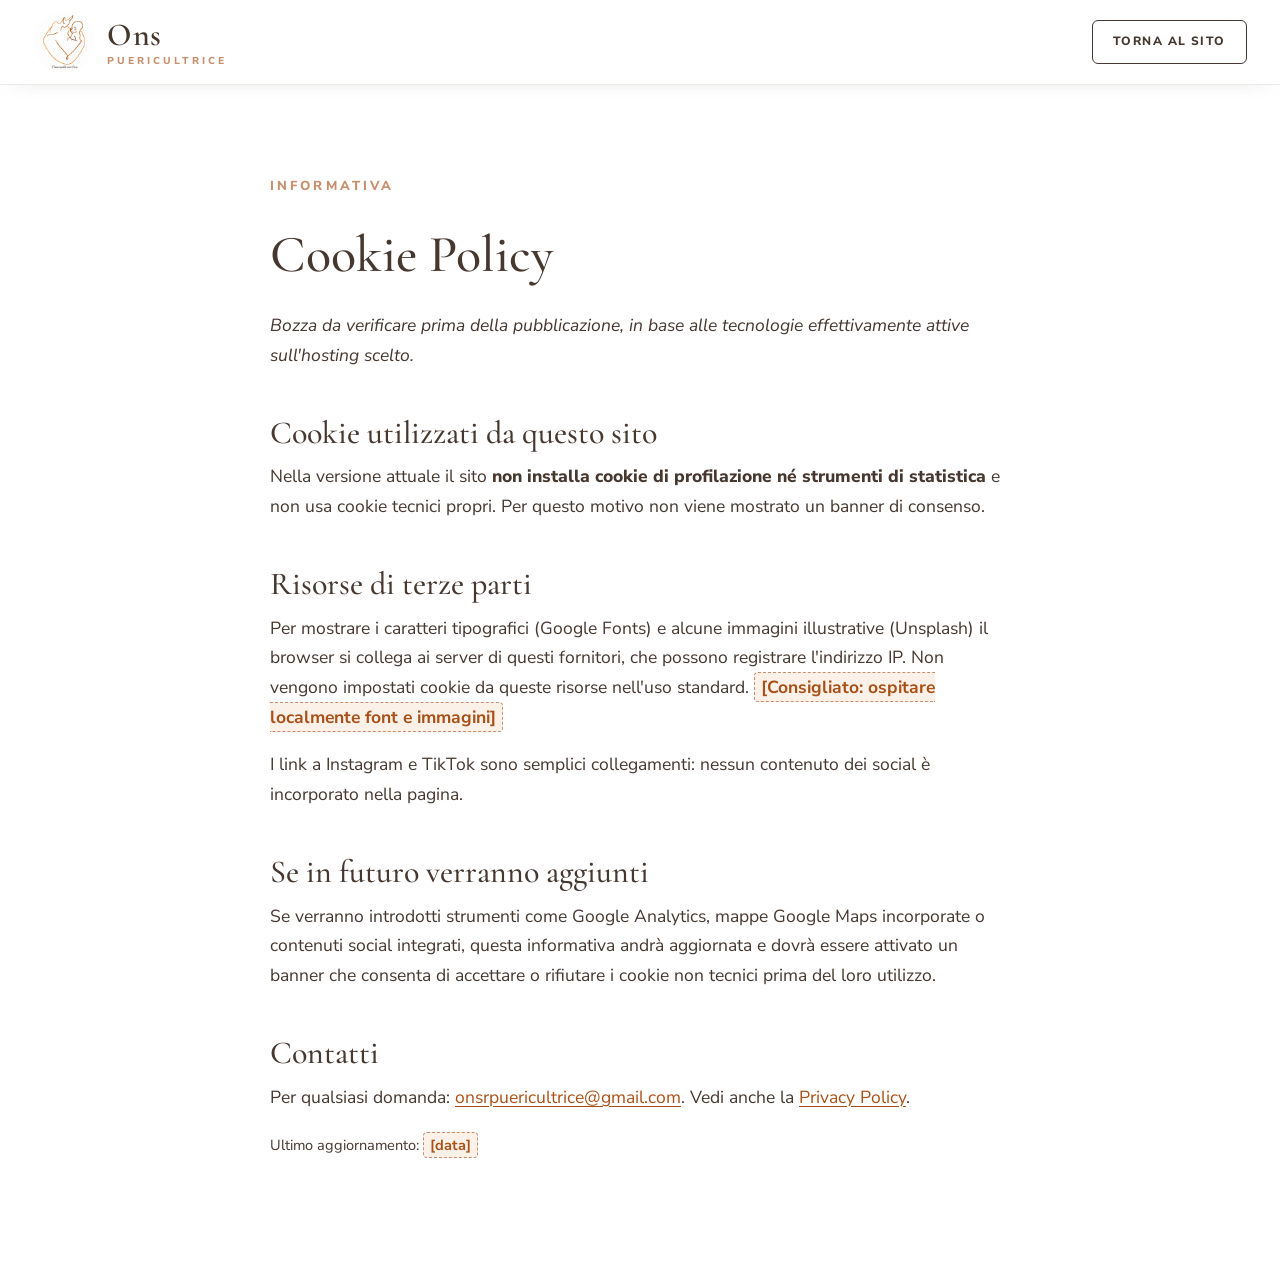
<file: cookie.html>
<!doctype html>
<html lang="it">
<head>
  <meta charset="utf-8">
  <meta name="viewport" content="width=device-width, initial-scale=1">
  <title>Cookie Policy | Ons Puericultrice</title>
  <meta name="robots" content="noindex, follow">
  <link rel="icon" type="image/png" href="assets/img/logo-ons.png">
  <link rel="preconnect" href="https://fonts.googleapis.com">
  <link rel="preconnect" href="https://fonts.gstatic.com" crossorigin>
  <link href="https://fonts.googleapis.com/css2?family=Cormorant+Garamond:wght@500;600&family=Nunito+Sans:opsz,wght@6..12,400;6..12,700&display=swap" rel="stylesheet">
  <link rel="stylesheet" href="assets/css/style.css">
</head>
<body>
  <header class="site-header legal-header is-scrolled">
    <div class="container header-inner">
      <a class="brand" href="index.html" aria-label="Torna alla home di Puericultrice Ons">
        <span class="brand-logo"><img src="assets/img/logo-ons.png" width="800" height="800" alt=""></span>
        <span class="brand-text" aria-hidden="true"><span class="brand-name">Ons</span><span class="brand-role">Puericultrice</span></span>
      </a>
      <a class="btn btn-secondary btn-sm" href="index.html">Torna al sito</a>
    </div>
  </header>

  <main class="legal" id="main">
    <div class="container">
      <p class="eyebrow">Informativa</p>
      <h1>Cookie Policy</h1>
      <p><em>Bozza da verificare prima della pubblicazione, in base alle tecnologie effettivamente attive sull'hosting scelto.</em></p>

      <h2>Cookie utilizzati da questo sito</h2>
      <p>Nella versione attuale il sito <strong>non installa cookie di profilazione né strumenti di statistica</strong> e non usa cookie tecnici propri. Per questo motivo non viene mostrato un banner di consenso.</p>

      <h2>Risorse di terze parti</h2>
      <p>Per mostrare i caratteri tipografici (Google Fonts) e alcune immagini illustrative (Unsplash) il browser si collega ai server di questi fornitori, che possono registrare l'indirizzo IP. Non vengono impostati cookie da queste risorse nell'uso standard. <span class="todo">[Consigliato: ospitare localmente font e immagini]</span></p>
      <p>I link a Instagram e TikTok sono semplici collegamenti: nessun contenuto dei social è incorporato nella pagina.</p>

      <h2>Se in futuro verranno aggiunti</h2>
      <p>Se verranno introdotti strumenti come Google Analytics, mappe Google Maps incorporate o contenuti social integrati, questa informativa andrà aggiornata e dovrà essere attivato un banner che consenta di accettare o rifiutare i cookie non tecnici prima del loro utilizzo.</p>

      <h2>Contatti</h2>
      <p>Per qualsiasi domanda: <a href="mailto:onsrpuericultrice@gmail.com">onsrpuericultrice@gmail.com</a>. Vedi anche la <a href="privacy.html">Privacy Policy</a>.</p>

      <p><small>Ultimo aggiornamento: <span class="todo">[data]</span></small></p>
    </div>
  </main>
</body>
</html>
</file>
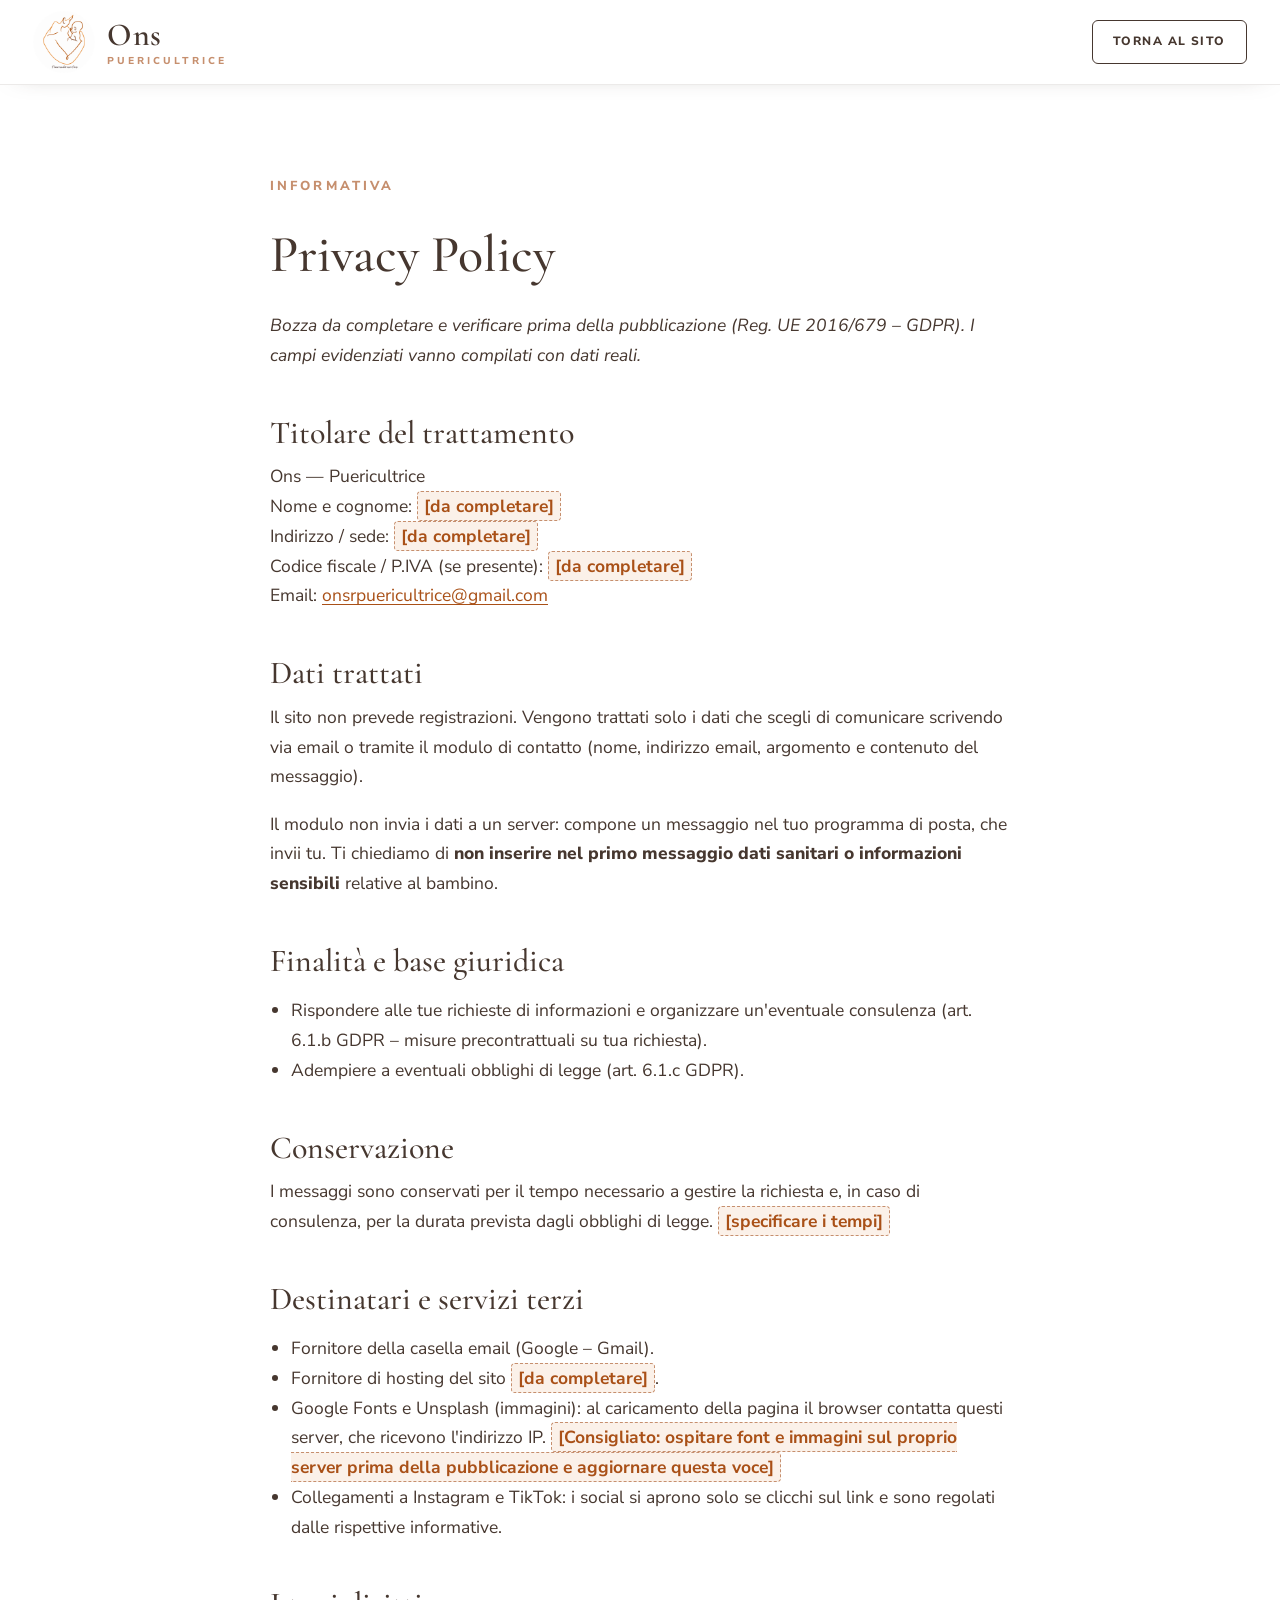
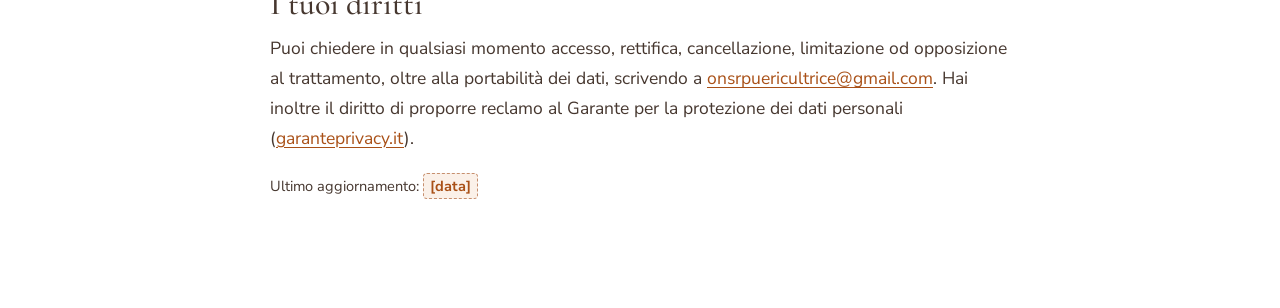
<file: privacy.html>
<!doctype html>
<html lang="it">
<head>
  <meta charset="utf-8">
  <meta name="viewport" content="width=device-width, initial-scale=1">
  <title>Privacy Policy | Ons Puericultrice</title>
  <meta name="robots" content="noindex, follow">
  <link rel="icon" type="image/png" href="assets/img/logo-ons.png">
  <link rel="preconnect" href="https://fonts.googleapis.com">
  <link rel="preconnect" href="https://fonts.gstatic.com" crossorigin>
  <link href="https://fonts.googleapis.com/css2?family=Cormorant+Garamond:wght@500;600&family=Nunito+Sans:opsz,wght@6..12,400;6..12,700&display=swap" rel="stylesheet">
  <link rel="stylesheet" href="assets/css/style.css">
</head>
<body>
  <header class="site-header legal-header is-scrolled">
    <div class="container header-inner">
      <a class="brand" href="index.html" aria-label="Torna alla home di Puericultrice Ons">
        <span class="brand-logo"><img src="assets/img/logo-ons.png" width="800" height="800" alt=""></span>
        <span class="brand-text" aria-hidden="true"><span class="brand-name">Ons</span><span class="brand-role">Puericultrice</span></span>
      </a>
      <a class="btn btn-secondary btn-sm" href="index.html">Torna al sito</a>
    </div>
  </header>

  <main class="legal" id="main">
    <div class="container">
      <p class="eyebrow">Informativa</p>
      <h1>Privacy Policy</h1>
      <p><em>Bozza da completare e verificare prima della pubblicazione (Reg. UE 2016/679 – GDPR). I campi evidenziati vanno compilati con dati reali.</em></p>

      <h2>Titolare del trattamento</h2>
      <p>Ons — Puericultrice<br>
        Nome e cognome: <span class="todo">[da completare]</span><br>
        Indirizzo / sede: <span class="todo">[da completare]</span><br>
        Codice fiscale / P.IVA (se presente): <span class="todo">[da completare]</span><br>
        Email: <a href="mailto:onsrpuericultrice@gmail.com">onsrpuericultrice@gmail.com</a></p>

      <h2>Dati trattati</h2>
      <p>Il sito non prevede registrazioni. Vengono trattati solo i dati che scegli di comunicare scrivendo via email o tramite il modulo di contatto (nome, indirizzo email, argomento e contenuto del messaggio).</p>
      <p>Il modulo non invia i dati a un server: compone un messaggio nel tuo programma di posta, che invii tu. Ti chiediamo di <strong>non inserire nel primo messaggio dati sanitari o informazioni sensibili</strong> relative al bambino.</p>

      <h2>Finalità e base giuridica</h2>
      <ul>
        <li>Rispondere alle tue richieste di informazioni e organizzare un'eventuale consulenza (art. 6.1.b GDPR – misure precontrattuali su tua richiesta).</li>
        <li>Adempiere a eventuali obblighi di legge (art. 6.1.c GDPR).</li>
      </ul>

      <h2>Conservazione</h2>
      <p>I messaggi sono conservati per il tempo necessario a gestire la richiesta e, in caso di consulenza, per la durata prevista dagli obblighi di legge. <span class="todo">[specificare i tempi]</span></p>

      <h2>Destinatari e servizi terzi</h2>
      <ul>
        <li>Fornitore della casella email (Google – Gmail).</li>
        <li>Fornitore di hosting del sito <span class="todo">[da completare]</span>.</li>
        <li>Google Fonts e Unsplash (immagini): al caricamento della pagina il browser contatta questi server, che ricevono l'indirizzo IP. <span class="todo">[Consigliato: ospitare font e immagini sul proprio server prima della pubblicazione e aggiornare questa voce]</span></li>
        <li>Collegamenti a Instagram e TikTok: i social si aprono solo se clicchi sul link e sono regolati dalle rispettive informative.</li>
      </ul>

      <h2>I tuoi diritti</h2>
      <p>Puoi chiedere in qualsiasi momento accesso, rettifica, cancellazione, limitazione od opposizione al trattamento, oltre alla portabilità dei dati, scrivendo a <a href="mailto:onsrpuericultrice@gmail.com">onsrpuericultrice@gmail.com</a>. Hai inoltre il diritto di proporre reclamo al Garante per la protezione dei dati personali (<a href="https://www.garanteprivacy.it" target="_blank" rel="noopener">garanteprivacy.it</a>).</p>

      <p><small>Ultimo aggiornamento: <span class="todo">[data]</span></small></p>
    </div>
  </main>
</body>
</html>
</file>
<file: assets/css/style.css>
/* =========================================================
   ONS — PUERICULTRICE · Maternal Elegance × Warm Minimalism
   ========================================================= */

:root {
  --white: #FFFFFF;
  --beige: #EADED5;        /* sfondo sezioni alternate */
  --accent: #C68F6E;       /* accenti e CTA */
  --accent-dark: #A95017;  /* hover CTA (rame del logo) */
  --espresso: #46372F;     /* titoli e testo */

  --text: var(--espresso);
  --text-soft: #5E4D44;
  --line: rgba(198, 143, 110, .42);
  --line-soft: rgba(70, 55, 47, .10);

  --ff-title: "Cormorant Garamond", Georgia, "Times New Roman", serif;
  --ff-text: "Nunito Sans", system-ui, -apple-system, "Segoe UI", Arial, sans-serif;

  --container: 1160px;
  --gutter: clamp(20px, 5vw, 40px);
  --section-y: clamp(72px, 9vw, 120px);
  --radius: 14px;
  --radius-btn: 6px;
  --shadow: 0 1px 2px rgba(70, 55, 47, .04), 0 10px 30px -18px rgba(70, 55, 47, .18);
  --shadow-hover: 0 1px 2px rgba(70, 55, 47, .04), 0 18px 40px -22px rgba(70, 55, 47, .28);
  --header-h: 84px;
  --ease: cubic-bezier(.22, .61, .36, 1);
}

*, *::before, *::after { box-sizing: border-box; }

html {
  scroll-behavior: smooth;
  scroll-padding-top: calc(var(--header-h) + 8px);
  -webkit-text-size-adjust: 100%;
}

body {
  margin: 0;
  font-family: var(--ff-text);
  font-size: clamp(16px, .25vw + 15.2px, 17.5px);
  line-height: 1.7;
  color: var(--text);
  background: var(--white);
  -webkit-font-smoothing: antialiased;
  overflow-x: hidden;
}

img { max-width: 100%; height: auto; display: block; }
a { color: var(--accent-dark); text-underline-offset: 3px; text-decoration-thickness: 1px; }
a:hover { color: var(--espresso); }
p { margin: 0 0 1em; }
strong { font-weight: 800; color: var(--espresso); }

h1, h2, h3 {
  font-family: var(--ff-title);
  font-weight: 600;
  color: var(--espresso);
  margin: 0;
  text-wrap: balance;
}

:focus-visible {
  outline: 2px solid var(--accent-dark);
  outline-offset: 3px;
  border-radius: 3px;
}

.sr-only {
  position: absolute !important; width: 1px; height: 1px; padding: 0; margin: -1px;
  overflow: hidden; clip: rect(0 0 0 0); white-space: nowrap; border: 0;
}

.skip-link {
  position: absolute; left: 12px; top: -60px; z-index: 200;
  background: var(--espresso); color: var(--white); padding: 10px 16px; border-radius: 6px;
  text-decoration: none; transition: top .2s;
}
.skip-link:focus { top: 12px; color: var(--white); }

.container {
  width: 100%;
  max-width: calc(var(--container) + var(--gutter) * 2);
  margin-inline: auto;
  padding-inline: var(--gutter);
}

/* ---------- Bottoni ---------- */
.btn {
  display: inline-flex; align-items: center; justify-content: center;
  min-height: 50px;
  padding: 14px 30px;
  font-family: var(--ff-text);
  font-size: 13.5px;
  font-weight: 800;
  letter-spacing: .14em;
  text-transform: uppercase;
  text-decoration: none;
  text-align: center;
  line-height: 1.3;
  border-radius: var(--radius-btn);
  border: 1px solid transparent;
  cursor: pointer;
  transition: background-color .3s var(--ease), color .3s var(--ease), border-color .3s var(--ease), box-shadow .3s var(--ease);
}
.btn-primary { background: var(--accent); color: var(--white); }
.btn-primary:hover { background: var(--accent-dark); color: var(--white); box-shadow: 0 8px 22px -12px rgba(169, 80, 23, .6); }
.btn-secondary { background: transparent; color: var(--espresso); border-color: var(--espresso); }
.btn-secondary:hover { background: var(--espresso); color: var(--white); }
.btn-sm { min-height: 44px; padding: 10px 20px; font-size: 12px; letter-spacing: .12em; }

.btn-row { display: flex; flex-wrap: wrap; gap: 14px; justify-content: center; }

/* ---------- Tipografia sezioni ---------- */
.eyebrow {
  font-family: var(--ff-text);
  font-size: 13px;
  font-weight: 800;
  letter-spacing: .24em;
  text-transform: uppercase;
  color: var(--accent);
  margin: 0 0 14px;
}

h2 {
  font-size: clamp(32px, 3.2vw + 16px, 50px);
  line-height: 1.12;
  font-weight: 500;
}

h3 {
  font-size: clamp(23px, .6vw + 19px, 27px);
  line-height: 1.2;
}

.section { padding-block: var(--section-y); }
.bg-white { background: var(--white); }
.bg-beige { background: var(--beige); }

.section-head {
  text-align: center;
  max-width: 760px;
  margin: 0 auto clamp(44px, 5vw, 64px);
}

/* Piccola curva "abbraccio" ispirata al tratto del logo */
.flourish {
  display: block;
  width: 86px; height: 14px;
  margin: 20px auto 0;
  background: no-repeat center / contain url("data:image/svg+xml,%3Csvg xmlns='http://www.w3.org/2000/svg' viewBox='0 0 86 14'%3E%3Cpath d='M1 7c10 0 14-5.5 21-5.5S34 12.5 43 12.5 55 1.5 64 1.5 75 7 85 7' fill='none' stroke='%23C68F6E' stroke-width='1.3' stroke-linecap='round'/%3E%3C/svg%3E");
}

.section-lead {
  margin: 24px auto 0;
  max-width: 640px;
  color: var(--text-soft);
  font-size: clamp(16.5px, .3vw + 15.5px, 18.5px);
}

.section-cta { text-align: center; margin-top: clamp(40px, 5vw, 56px); }

/* =========================================================
   BRAND (logo + nome) — header e footer
   ========================================================= */
.brand { display: inline-flex; align-items: center; gap: 12px; text-decoration: none; flex-shrink: 0; }
.brand-logo {
  display: block; flex-shrink: 0;
  width: 62px; height: 62px;
  border-radius: 50%; overflow: hidden; background: var(--white);
}
/* Il PNG ha margine bianco attorno al cerchio: leggero zoom senza ritagliare disegno né scritta */
.brand-logo img { width: 100%; height: 100%; object-fit: cover; transform: scale(1.1); }
.brand-logo-lg { width: 104px; height: 104px; }

.brand-text { display: flex; flex-direction: column; line-height: 1; margin: 0; }
.brand-name {
  font-family: var(--ff-title);
  font-size: 32px; font-weight: 600;
  color: var(--espresso);
  letter-spacing: .01em;
}
.brand-role {
  margin-top: 5px;
  font-family: var(--ff-text);
  font-size: 10px; font-weight: 800;
  letter-spacing: .3em;
  text-transform: uppercase;
  color: var(--accent);
}

/* =========================================================
   HEADER
   ========================================================= */
.site-header {
  position: sticky; top: 0; z-index: 100;
  background: rgba(255, 255, 255, .96);
  border-bottom: 1px solid transparent;
  transition: border-color .3s, box-shadow .3s;
}
.site-header.is-scrolled { border-bottom-color: var(--line-soft); box-shadow: 0 6px 24px -20px rgba(70, 55, 47, .5); }

.header-inner {
  display: flex; align-items: center;
  gap: clamp(14px, 1.6vw, 28px);
  height: var(--header-h);
  max-width: 1440px;
  margin-inline: auto;
  padding-inline: clamp(20px, 2.6vw, 40px);
}

/* Menu desktop: tutte le voci su una riga */
.desktop-nav { flex: 1; display: flex; justify-content: center; min-width: 0; }
.desktop-nav ul {
  display: flex; align-items: center;
  gap: clamp(12px, 1.55vw - 3px, 26px);
  list-style: none; margin: 0; padding: 0;
}
.desktop-nav a {
  position: relative;
  display: inline-block;
  padding: 8px 0;
  font-size: clamp(12.5px, .42vw + 8.2px, 14.5px);
  font-weight: 700;
  letter-spacing: .02em;
  text-decoration: none;
  color: var(--espresso);
  white-space: nowrap;
}
.desktop-nav a::after {
  content: ""; position: absolute; left: 0; right: 0; bottom: 3px;
  height: 1px; background: var(--accent);
  transform: scaleX(0); transform-origin: left;
  transition: transform .35s var(--ease);
}
.desktop-nav a:hover::after, .desktop-nav a.is-active::after { transform: scaleX(1); }

.header-cta { flex-shrink: 0; }
@media (max-width: 1240px) {
  .header-cta { padding: 10px 14px; font-size: 11px; letter-spacing: .08em; }
  .brand-logo { width: 54px; height: 54px; }
  .brand-name { font-size: 28px; }
  .brand-role { letter-spacing: .16em; }
}
@media (min-width: 1024px) and (max-width: 1120px) {
  .header-inner { gap: 12px; padding-inline: 16px; }
  .brand { gap: 8px; }
  .brand-logo { width: 48px; height: 48px; }
  .header-cta { padding: 10px 12px; letter-spacing: .06em; }
}

/* Burger: solo mobile */
.nav-toggle {
  display: none;
  width: 48px; height: 48px;
  margin-left: auto;
  border: 1px solid var(--line); border-radius: 50%;
  background: var(--white);
  cursor: pointer;
  position: relative;
  flex-shrink: 0;
}
.nav-toggle-bars, .nav-toggle-bars::before, .nav-toggle-bars::after {
  position: absolute; left: 50%; width: 20px; height: 1.5px;
  background: var(--espresso); border-radius: 2px;
  transition: transform .3s var(--ease), opacity .2s;
}
.nav-toggle-bars { top: 50%; transform: translate(-50%, -50%); }
.nav-toggle-bars::before, .nav-toggle-bars::after { content: ""; transform: translateX(-50%); }
.nav-toggle-bars::before { top: -6px; }
.nav-toggle-bars::after { top: 6px; }
.nav-toggle[aria-expanded="true"] .nav-toggle-bars { background: transparent; }
.nav-toggle[aria-expanded="true"] .nav-toggle-bars::before { transform: translateX(-50%) translateY(6px) rotate(45deg); }
.nav-toggle[aria-expanded="true"] .nav-toggle-bars::after { transform: translateX(-50%) translateY(-6px) rotate(-45deg); }

.mobile-nav { display: none; }

@media (max-width: 1023px) {
  :root { --header-h: 76px; }
  .site-header { background: var(--white); }
  .desktop-nav, .header-cta { display: none; }
  .nav-toggle { display: block; }
  .brand-logo { width: 54px; height: 54px; }
  .brand-name { font-size: 28px; }

  .mobile-nav {
    display: flex;
    position: fixed;
    top: var(--header-h); left: 0; right: 0;
    height: calc(100dvh - var(--header-h));
    flex-direction: column; gap: 28px;
    padding: 20px var(--gutter) 40px;
    background: var(--white);
    border-top: 1px solid var(--line-soft);
    overflow-y: auto;
    visibility: hidden; opacity: 0;
    transform: translateY(-8px);
    transition: opacity .3s var(--ease), transform .3s var(--ease), visibility 0s linear .3s;
  }
  .mobile-nav.is-open {
    visibility: visible; opacity: 1; transform: none;
    transition: opacity .3s var(--ease), transform .3s var(--ease), visibility 0s;
  }
  .mobile-nav ul { list-style: none; margin: 0; padding: 0; }
  .mobile-nav li { border-bottom: 1px solid var(--line-soft); }
  .mobile-nav ul a {
    display: block; padding: 15px 2px;
    font-size: 15px; font-weight: 700; letter-spacing: .06em; text-transform: uppercase;
    text-decoration: none; color: var(--espresso);
  }
  .mobile-nav ul a:hover { color: var(--accent-dark); }
  .mobile-nav .btn { min-height: 52px; }
  body.nav-open { overflow: hidden; }
}

/* =========================================================
   HERO
   ========================================================= */
.hero {
  position: relative;
  display: grid; place-items: center;
  min-height: clamp(540px, calc(100svh - var(--header-h)), 820px);
  padding-block: clamp(72px, 10vh, 120px);
  overflow: hidden;
  background: var(--beige);
  isolation: isolate;
}
.hero-bg {
  position: absolute; inset: 0; z-index: -2;
  width: 100%; height: 100%;
  object-fit: cover;
  object-position: 30% 45%;
}
.hero-overlay {
  position: absolute; inset: 0; z-index: -1;
  background: radial-gradient(ellipse 62% 70% at 50% 52%, rgba(255, 255, 255, .78) 0%, rgba(252, 247, 243, .6) 55%, rgba(234, 222, 213, .34) 100%);
}
.hero-content { text-align: center; max-width: 1000px; }
.hero h1 {
  font-size: clamp(38px, 3.5vw + 13px, 64px);
  line-height: 1.08;
  font-weight: 500;
  letter-spacing: -.005em;
  margin-bottom: 26px;
}
.h1-line { display: block; }
.h1-accent { color: var(--accent); font-style: italic; }
@media (min-width: 1024px) {
  .h1-line { white-space: nowrap; }  /* desktop: esattamente due righe */
}
.hero .eyebrow { margin-bottom: 22px; color: var(--espresso); }
.hero-lead {
  max-width: 640px; margin: 0 auto 18px;
  font-size: clamp(17px, .4vw + 15.6px, 19.5px);
  color: var(--espresso);
  font-weight: 600;
}
.hero-micro {
  font-size: 14px; font-weight: 700; letter-spacing: .04em;
  color: var(--espresso);
  margin: 0 auto 34px;
}
.hero .btn-secondary { background: rgba(255, 255, 255, .55); }
.hero .btn-secondary:hover { background: var(--espresso); }

@media (max-width: 600px) {
  .hero { min-height: auto; padding-block: 76px 84px; }
  .hero-bg { object-position: 22% 50%; }
  .hero-overlay { background: rgba(255, 250, 246, .72); }
  .hero .btn-row { flex-direction: column; align-items: stretch; max-width: 340px; margin-inline: auto; }
}

/* =========================================================
   CHI SONO
   ========================================================= */
.about {
  display: grid;
  grid-template-columns: minmax(0, 300px) minmax(0, 620px);
  grid-template-areas: "head head" "photo text";
  justify-content: center;
  column-gap: clamp(40px, 6vw, 88px);
  align-items: center;
}
.about-head { grid-area: head; }
.about-photo { grid-area: photo; margin: 0; justify-self: center; width: 100%; max-width: 280px; }
@media (min-width: 821px) { .about-photo { align-self: start; margin-top: clamp(24px, 3vw, 44px); } }
.about-text { grid-area: text; }

.photo-placeholder {
  position: relative;
  aspect-ratio: 1;
  border-radius: 50%;
  background: var(--beige);
  display: flex; flex-direction: column; align-items: center; justify-content: center; gap: 10px;
  color: var(--accent);
}
.photo-placeholder::before {
  content: ""; position: absolute; inset: -12px;
  border-radius: 50%;
  border: 1px solid var(--line);
}
.photo-placeholder svg { width: 34%; height: auto; }
.photo-placeholder span {
  font-size: 11.5px; font-weight: 800; letter-spacing: .2em; text-transform: uppercase;
  color: var(--espresso);
}

.name-note {
  margin-top: 30px;
  padding: 22px 0 0 24px;
  border-top: 1px solid var(--line);
  border-left: 1px solid var(--line);
  border-top-left-radius: 22px;
}
.name-note-title {
  font-size: 12.5px; font-weight: 800; letter-spacing: .2em; text-transform: uppercase;
  color: var(--accent);
  margin-bottom: 8px;
}
.name-note p:last-child { margin: 0; }

@media (max-width: 820px) {
  .about {
    grid-template-columns: minmax(0, 1fr);
    grid-template-areas: "photo" "head" "text";
  }
  .about-photo { max-width: 200px; margin-bottom: 44px; }
  .about-text { max-width: 620px; margin-inline: auto; }
}

/* =========================================================
   A CHI MI RIVOLGO — card con icone
   ========================================================= */
.cards-3 {
  display: grid;
  grid-template-columns: repeat(3, minmax(0, 1fr));
  gap: clamp(20px, 2.4vw, 30px);
}
.card {
  background: var(--white);
  border: 1px solid var(--line-soft);
  border-radius: var(--radius);
  padding: clamp(30px, 3vw, 42px) clamp(26px, 2.6vw, 36px);
  box-shadow: var(--shadow);
  text-align: center;
  transition: transform .45s var(--ease), box-shadow .45s var(--ease);
}
.card:hover { transform: translateY(-3px); box-shadow: var(--shadow-hover); }
.card-icon {
  position: relative;
  display: grid; place-items: center;
  width: 76px; height: 76px;
  margin: 0 auto 24px;
  border-radius: 50%;
  background: var(--beige);
  color: var(--accent-dark);
}
.card-icon::after {
  content: ""; position: absolute; inset: -7px;
  border-radius: 50%;
  border: 1px solid var(--line);
  transition: transform .6s var(--ease), opacity .6s;
}
.card:hover .card-icon::after { transform: scale(1.08); opacity: .5; }
.card-icon svg { width: 40px; height: 40px; }
.card h3 { margin-bottom: 14px; }
.card p { margin: 0; color: var(--text-soft); }

@media (max-width: 900px) {
  .cards-3 { grid-template-columns: 1fr; max-width: 560px; margin-inline: auto; }
}

/* =========================================================
   APPROCCIO — composizione "abbraccio", senza box né numeri
   ========================================================= */
.embrace {
  display: grid;
  grid-template-columns: minmax(0, 1fr) minmax(260px, 340px) minmax(0, 1fr);
  align-items: center;
  gap: clamp(28px, 4vw, 64px);
  max-width: 1120px; margin-inline: auto;
}
.embrace-list { list-style: none; margin: 0; padding: 0; display: grid; gap: clamp(40px, 5vw, 72px); }
.embrace-list li { position: relative; }
.embrace-list h3 {
  font-size: clamp(26px, .8vw + 20px, 32px);
  font-weight: 500;
  font-style: italic;
  margin-bottom: 8px;
}
.embrace-list p { margin: 0; color: var(--text-soft); max-width: 330px; }

/* Connettori sottili verso il centro */
.embrace-left li { text-align: right; padding-right: 54px; }
.embrace-left p { margin-left: auto; }
.embrace-right li { text-align: left; padding-left: 54px; }
.embrace-list li::before {
  content: ""; position: absolute; top: 22px;
  width: 38px; height: 1px; background: var(--accent);
}
.embrace-list li::after {
  content: ""; position: absolute; top: 19px;
  width: 7px; height: 7px; border-radius: 50%;
  background: var(--accent);
}
.embrace-left li::before { right: 0; }
.embrace-left li::after { right: -3px; }
.embrace-right li::before { left: 0; }
.embrace-right li::after { left: -3px; }

.embrace-core { position: relative; margin: 0; aspect-ratio: 1; }
.embrace-svg { width: 100%; height: 100%; overflow: visible; }
.embrace-svg path, .embrace-svg circle { fill: none; stroke-linecap: round; }
.ring-soft { stroke: var(--line); stroke-width: 1; stroke-dasharray: 2 7; }
.draw { stroke: var(--accent); stroke-width: 1.6; stroke-dasharray: 1; stroke-dashoffset: 1; }
.js .embrace-core.is-visible .draw { animation: draw 2.2s var(--ease) forwards; }
.js .embrace-core.is-visible .draw-2 { animation-delay: .35s; }
.js .embrace-core.is-visible .draw-3 { animation-delay: 1.1s; animation-duration: 1.4s; }
html:not(.js) .draw { stroke-dashoffset: 0; }
@keyframes draw { to { stroke-dashoffset: 0; } }

.embrace-quote {
  position: absolute; inset: 0;
  display: grid; place-content: center;
  margin: 0; padding: 0 10%;
  text-align: center;
  font-family: var(--ff-title);
  font-size: clamp(26px, 1.4vw + 16px, 34px);
  line-height: 1.15;
  color: var(--espresso);
  transform: translateY(-6%);
}
.embrace-quote em { color: var(--accent); white-space: nowrap; }

@media (max-width: 900px) {
  .embrace { grid-template-columns: 1fr; max-width: 520px; gap: 48px; }
  .embrace-core { order: -1; width: min(280px, 80%); justify-self: center; }
  .embrace-list { gap: 36px; }
  .embrace-left li, .embrace-right li { text-align: center; padding: 34px 0 0; }
  .embrace-list p { margin-inline: auto; }
  .embrace-list li::before { top: 0; left: 50%; right: auto; width: 1px; height: 22px; }
  .embrace-list li::after { top: 0; left: calc(50% - 3px); right: auto; }
}

/* =========================================================
   SERVIZI — 4 card uguali (2×2)
   ========================================================= */
.services {
  display: grid;
  grid-template-columns: repeat(2, minmax(0, 1fr));
  grid-auto-rows: 1fr;
  gap: clamp(22px, 2.6vw, 34px);
  max-width: 900px; margin-inline: auto;
}
.service {
  display: flex; flex-direction: column;
  height: 100%;
  background: var(--white);
  border: 1px solid var(--line-soft);
  border-radius: var(--radius);
  overflow: hidden;
  box-shadow: var(--shadow);
  transition: transform .45s var(--ease), box-shadow .45s var(--ease);
}
.service:hover { transform: translateY(-3px); box-shadow: var(--shadow-hover); }
.service img {
  width: 100%;
  aspect-ratio: 16 / 9;
  object-fit: cover;
  background: var(--beige);
  transition: transform 1.2s var(--ease);
}
.service:hover img { transform: scale(1.03); }
.service-body { padding: clamp(22px, 2.4vw, 28px); flex: 1; position: relative; background: var(--white); }
.service h3 { margin-bottom: 12px; }
.service-body > p { color: var(--text-soft); }

.topics {
  list-style: none; margin: 20px 0 0; padding: 18px 0 0;
  border-top: 1px solid var(--line);
  display: grid; gap: 8px;
}
.topics li { position: relative; padding-left: 22px; font-size: 15px; }
.topics li::before {
  content: ""; position: absolute; left: 0; top: .78em;
  width: 11px; height: 1px; background: var(--accent);
}

@media (max-width: 860px) {
  .services { grid-template-columns: 1fr; grid-auto-rows: auto; max-width: 580px; }
}

/* =========================================================
   COME FUNZIONA — percorso animato allo scroll
   ========================================================= */
.journey { --p: 0; position: relative; max-width: 1120px; margin-inline: auto; }
.journey-steps {
  list-style: none; margin: 0; padding: 0;
  display: grid; grid-template-columns: repeat(4, minmax(0, 1fr));
  gap: clamp(20px, 3vw, 40px);
  position: relative; z-index: 1;
}
.journey-track {
  position: absolute; z-index: 0;
  top: 33px; left: 12.5%; right: 12.5%;
  height: 2px;
  background: var(--line-soft);
  border-radius: 2px;
}
.journey-fill {
  position: absolute; left: 0; top: 0; bottom: 0;
  width: calc(var(--p) * 100%);
  background: linear-gradient(90deg, rgba(198, 143, 110, .35), var(--accent));
  border-radius: 2px;
}
.journey-spark {
  position: absolute; top: 50%; left: calc(var(--p) * 100%);
  width: 12px; height: 12px; margin: -6px 0 0 -6px;
  border-radius: 50%;
  background: var(--accent);
  box-shadow: 0 0 0 6px rgba(198, 143, 110, .22), 0 0 22px 6px rgba(198, 143, 110, .45);
  opacity: calc(var(--p) * 20);
}
.journey-step { text-align: center; }
.step-dot {
  position: relative;
  display: inline-grid; place-items: center;
  width: 68px; height: 68px;
  margin-bottom: 24px;
  border-radius: 50%;
  border: 1px solid var(--accent);
  background: var(--white);
  font-family: var(--ff-title);
  font-size: 25px; font-weight: 600;
  color: var(--espresso);
  transition: background-color .6s var(--ease), color .6s var(--ease), transform .6s var(--ease);
}
.step-dot::before {
  content: ""; position: absolute; inset: -9px;
  border-radius: 50%;
  border: 1px solid var(--accent);
  opacity: 0; transform: scale(.8);
}
.journey-step h3, .journey-step p { transition: opacity .7s var(--ease), transform .7s var(--ease); }
.js .journey-step:not(.is-active) h3, .js .journey-step:not(.is-active) p { opacity: .45; transform: translateY(6px); }
.journey-step.is-active .step-dot { background: var(--accent); color: var(--white); transform: scale(1.06); }
.journey-step.is-active .step-dot::before { animation: halo 1.4s var(--ease) forwards; }
@keyframes halo {
  0% { opacity: 0; transform: scale(.8); }
  40% { opacity: 1; }
  100% { opacity: .35; transform: scale(1.12); }
}
.journey-step h3 { margin-bottom: 12px; font-size: clamp(22px, .5vw + 19px, 25px); }
.journey-step p { color: var(--text-soft); max-width: 270px; margin-inline: auto; margin-bottom: 0; font-size: 16px; }

@media (max-width: 900px) {
  .journey { max-width: 540px; }
  .journey-steps { grid-template-columns: 1fr; gap: 44px; }
  .journey-track { top: 34px; bottom: 34px; left: 33px; right: auto; width: 2px; height: auto; }
  .journey-fill { width: auto; right: 0; height: calc(var(--p) * 100%); bottom: auto; background: linear-gradient(180deg, rgba(198, 143, 110, .35), var(--accent)); }
  .journey-spark { left: 50%; top: calc(var(--p) * 100%); }
  .journey-step { text-align: left; padding-left: 96px; position: relative; min-height: 68px; }
  .step-dot { position: absolute; left: 0; top: 0; margin: 0; }
  .journey-step h3 { padding-top: 14px; }
  .journey-step p { margin-inline: 0; max-width: none; }
}

/* =========================================================
   DOVE RICEVO — box indirizzo
   ========================================================= */
.address-box {
  display: flex; align-items: center; justify-content: center; gap: 14px;
  width: fit-content; max-width: 100%;
  margin: 0 auto;
  padding: 20px 30px;
  background: var(--white);
  border: 1px solid var(--line-soft);
  border-radius: var(--radius);
  box-shadow: var(--shadow);
  font-style: normal;
  font-family: var(--ff-title);
  font-size: clamp(21px, .6vw + 18px, 25px);
  font-weight: 600;
  color: var(--espresso);
  text-align: center;
}
.address-icon {
  display: grid; place-items: center; flex-shrink: 0;
  width: 44px; height: 44px; border-radius: 50%;
  background: var(--beige); color: var(--accent-dark);
}
.address-icon svg { width: 22px; height: 22px; }

/* =========================================================
   FAQ — tendine su fondo beige
   ========================================================= */
.faq { max-width: 820px; margin-inline: auto; display: grid; gap: 12px; }
.faq-item {
  background: var(--beige);
  border-radius: 12px;
  transition: box-shadow .35s var(--ease);
}
.faq-item.is-open { box-shadow: inset 0 0 0 1px var(--line); }
.faq-item h3 { font-size: inherit; font-family: inherit; }
.faq-q {
  width: 100%;
  display: flex; align-items: center; justify-content: space-between; gap: 20px;
  padding: 20px 24px;
  background: none; border: 0; border-radius: 12px;
  text-align: left;
  font-family: var(--ff-title);
  font-size: clamp(20px, .6vw + 17.5px, 24px);
  font-weight: 600;
  line-height: 1.3;
  color: var(--espresso);
  cursor: pointer;
}
.faq-q:hover { color: var(--accent-dark); }
.faq-icon {
  position: relative; flex-shrink: 0;
  width: 34px; height: 34px;
  border-radius: 50%;
  background: var(--white);
}
.faq-icon::before, .faq-icon::after {
  content: ""; position: absolute; left: 50%; top: 50%;
  width: 12px; height: 1.5px; background: var(--accent-dark);
  transform: translate(-50%, -50%);
  transition: transform .35s var(--ease);
}
.faq-icon::after { transform: translate(-50%, -50%) rotate(90deg); }
.faq-q[aria-expanded="true"] .faq-icon::after { transform: translate(-50%, -50%) rotate(0deg); }

.faq-a { display: grid; grid-template-rows: 0fr; transition: grid-template-rows .4s var(--ease); }
.faq-a > div { overflow: hidden; }
.faq-a p { margin: 0; padding: 0 78px 24px 24px; color: var(--text); }
.faq-item.is-open .faq-a { grid-template-rows: 1fr; }
html:not(.js) .faq-a { grid-template-rows: 1fr; }

@media (max-width: 600px) {
  .faq-q { padding: 18px 18px; }
  .faq-a p { padding: 0 18px 22px; }
}

/* =========================================================
   CONTATTI — solo form centrale
   ========================================================= */
.contact-form {
  max-width: 520px;
  margin-inline: auto;
  background: var(--white);
  border-radius: var(--radius);
  border: 1px solid var(--line-soft);
  box-shadow: var(--shadow);
  padding: clamp(22px, 2.8vw, 30px);
  display: grid; gap: 14px;
}
.form-row { display: grid; grid-template-columns: 1fr 1fr; gap: 18px; }
.field { display: grid; gap: 6px; align-content: start; }
.field label { font-size: 14.5px; font-weight: 700; }
.field input[type="text"], .field input[type="email"], .field select, .field textarea {
  width: 100%;
  font: inherit; font-size: 16px;
  color: var(--espresso);
  background: #FBF8F6;
  border: 1px solid rgba(70, 55, 47, .3);
  border-radius: 8px;
  padding: 12px 14px;
  min-height: 48px;
  transition: border-color .25s, box-shadow .25s;
}
.field textarea { resize: vertical; min-height: 96px; }
.field select {
  appearance: none; -webkit-appearance: none;
  background-image: url("data:image/svg+xml,%3Csvg xmlns='http://www.w3.org/2000/svg' viewBox='0 0 12 8'%3E%3Cpath d='M1 1.5l5 5 5-5' fill='none' stroke='%2346372F' stroke-width='1.4'/%3E%3C/svg%3E");
  background-repeat: no-repeat; background-position: right 16px center; background-size: 12px 8px;
  padding-right: 42px;
}
.field input:focus, .field select:focus, .field textarea:focus {
  outline: none; border-color: var(--accent-dark);
  box-shadow: 0 0 0 3px rgba(198, 143, 110, .25);
}
.field [aria-invalid="true"] { border-color: #A2341C; }
.field-error { font-size: 14px; color: #A2341C; font-weight: 700; margin: 0; }
.field-hint { font-size: 13.5px; color: var(--text-soft); margin: 0; line-height: 1.55; }

.field-check { grid-template-columns: auto 1fr; align-items: start; gap: 12px; }
.field-check input { width: 22px; height: 22px; margin: 2px 0 0; accent-color: var(--accent-dark); }
.field-check label { font-weight: 400; font-size: 14.5px; line-height: 1.55; }
.field-check .field-error { grid-column: 1 / -1; }

.form-status:empty { display: none; }
.form-status { padding: 12px 16px; border-radius: 8px; background: var(--beige); font-size: 15px; }
.form-submit { display: flex; flex-wrap: wrap; align-items: center; gap: 12px 18px; }
.form-submit .field-hint { flex: 1 1 200px; }

@media (max-width: 560px) {
  .form-row { grid-template-columns: 1fr; }
  .form-submit .btn { width: 100%; }
}

/* =========================================================
   FOOTER
   ========================================================= */
.site-footer {
  background: var(--espresso);
  color: #EFE5DE;
  padding-top: clamp(56px, 7vw, 84px);
  font-size: 15.5px;
}
.site-footer a { color: #EFE5DE; text-decoration: none; }
.site-footer a:hover { color: var(--white); text-decoration: underline; text-decoration-color: var(--accent); }

.footer-grid {
  display: grid;
  grid-template-columns: minmax(0, 1.6fr) minmax(0, 1fr) minmax(0, 1fr);
  gap: 40px;
  padding-bottom: 48px;
}
.footer-brand { display: flex; gap: 24px; align-items: center; }
.footer-brand p { margin: 0 0 4px; }
.footer-brand .brand-text { margin-bottom: 14px; }
.footer-brand .brand-name { color: var(--white); font-size: 36px; }
.footer-brand .brand-role { color: #E3B596; }
.footer-tagline { font-style: italic; opacity: .92; }
.footer-label {
  font-size: 12px; font-weight: 800; letter-spacing: .2em; text-transform: uppercase;
  color: #E3B596;
  margin: 0 0 14px;
}
.footer-nav ul, .footer-contact ul { list-style: none; margin: 0; padding: 0; display: grid; gap: 6px; }
.footer-nav ul { grid-template-columns: 1fr 1fr; column-gap: 16px; }
.footer-contact a { overflow-wrap: anywhere; }

.footer-bottom {
  display: flex; flex-wrap: wrap; justify-content: space-between; gap: 8px 24px;
  padding-block: 22px 28px;
  border-top: 1px solid rgba(237, 224, 216, .18);
  font-size: 13.5px;
  color: #D9CCC3;
}
.footer-bottom p { margin: 0; }
.footer-bottom a { color: #D9CCC3; text-decoration: underline; text-decoration-color: rgba(227, 181, 150, .5); }

@media (max-width: 900px) {
  .footer-grid { grid-template-columns: 1fr 1fr; }
  .footer-brand { grid-column: 1 / -1; }
}
@media (max-width: 560px) {
  .footer-grid { grid-template-columns: 1fr; text-align: center; }
  .footer-brand { flex-direction: column; text-align: center; }
  .footer-brand .brand-text { align-items: center; }
  .footer-nav ul { justify-items: center; }
  .footer-bottom { flex-direction: column; align-items: center; text-align: center; }
}

/* =========================================================
   ANIMAZIONI
   ========================================================= */
.js .reveal {
  opacity: 0;
  transform: translateY(14px);
  transition: opacity .8s var(--ease), transform .8s var(--ease);
}
.js .reveal.is-visible { opacity: 1; transform: none; }

@media (prefers-reduced-motion: reduce) {
  html { scroll-behavior: auto; }
  *, *::before, *::after { transition-duration: .01ms !important; animation-duration: .01ms !important; animation-delay: 0s !important; }
  .js .reveal { opacity: 1; transform: none; }
  .draw { stroke-dashoffset: 0; }
  .card:hover, .service:hover, .service:hover img { transform: none; }
}

/* =========================================================
   PAGINE LEGALI
   ========================================================= */
.legal { padding-block: clamp(56px, 7vw, 96px); }
.legal .container { max-width: 820px; }
.legal h1 { font-size: clamp(36px, 3vw + 20px, 52px); font-weight: 500; margin-bottom: 12px; }
.legal h2 { font-size: clamp(26px, 1.4vw + 20px, 32px); margin: 44px 0 12px; }
.legal ul { padding-left: 1.2em; }
.legal .todo {
  background: #FBF1E9; border: 1px dashed var(--accent);
  padding: 2px 6px; border-radius: 4px; font-weight: 700; color: var(--accent-dark);
}
.legal-header .header-inner { justify-content: space-between; }
</file>
